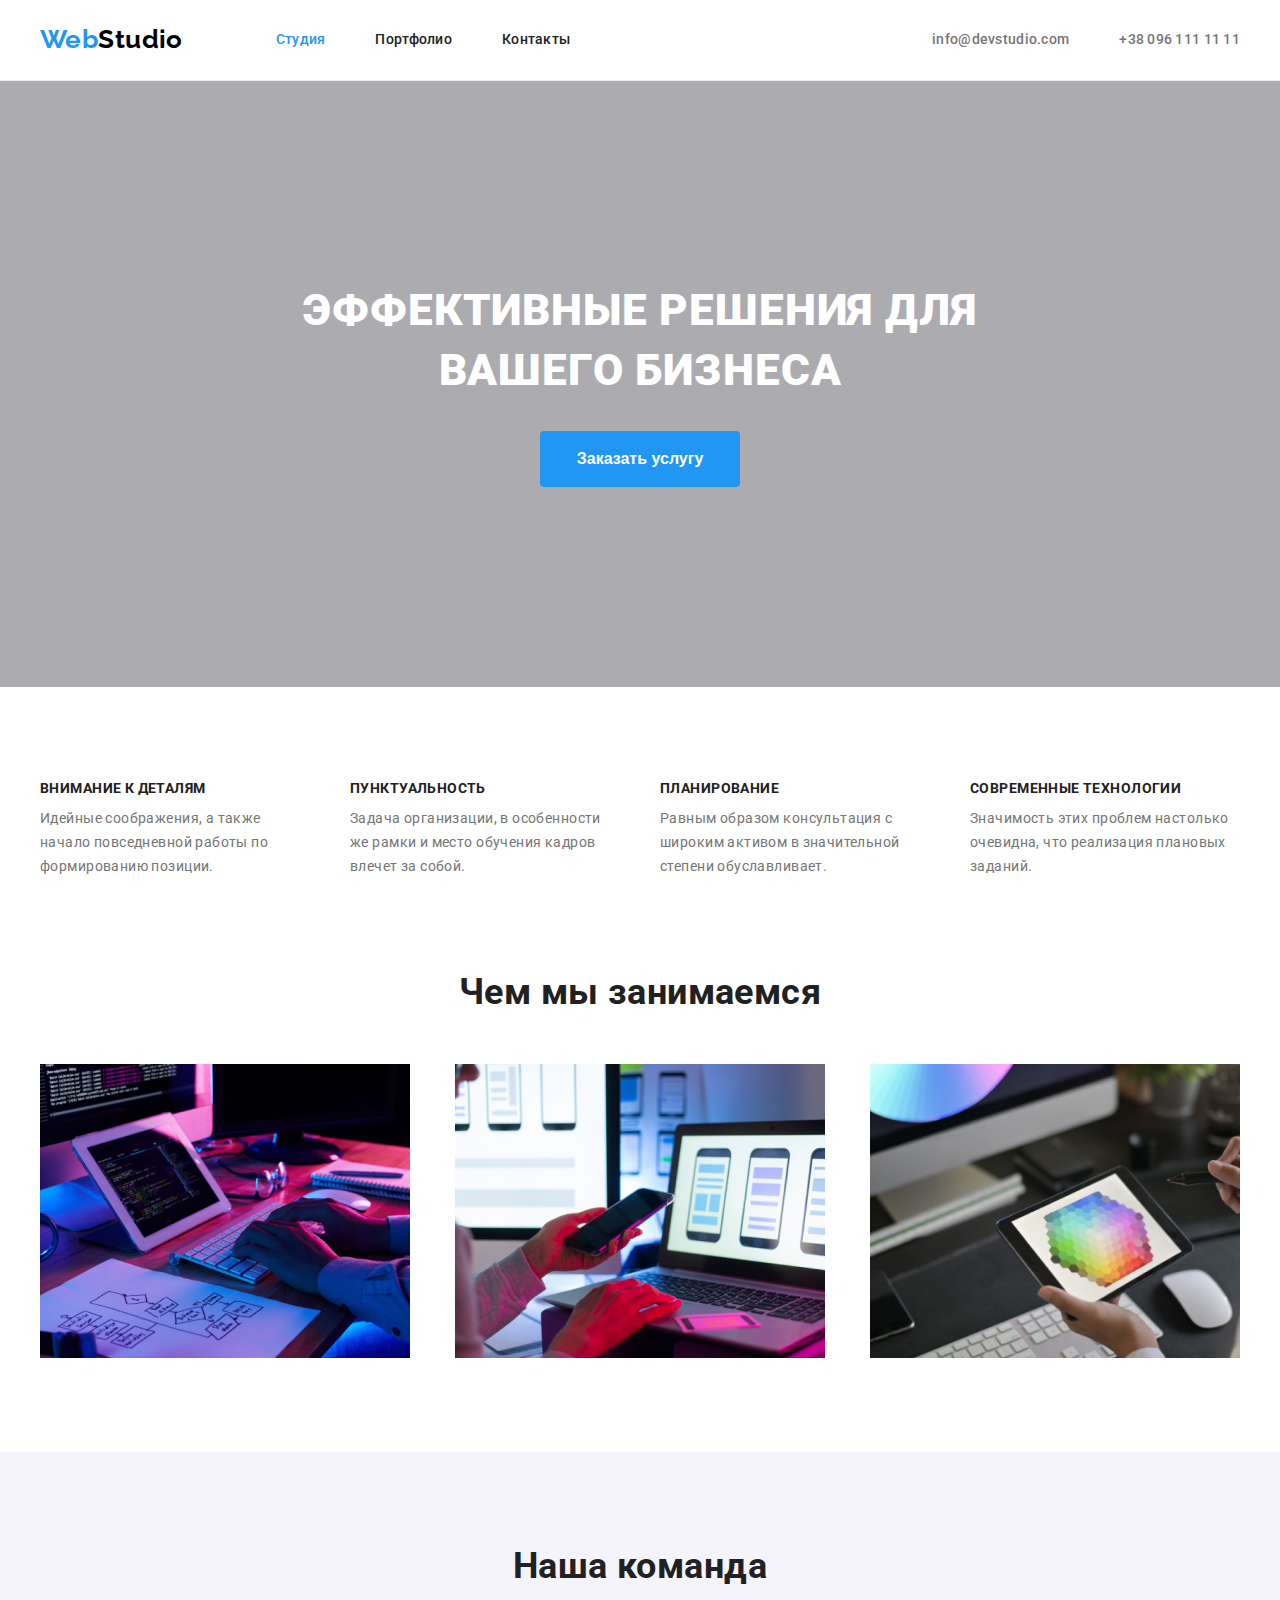
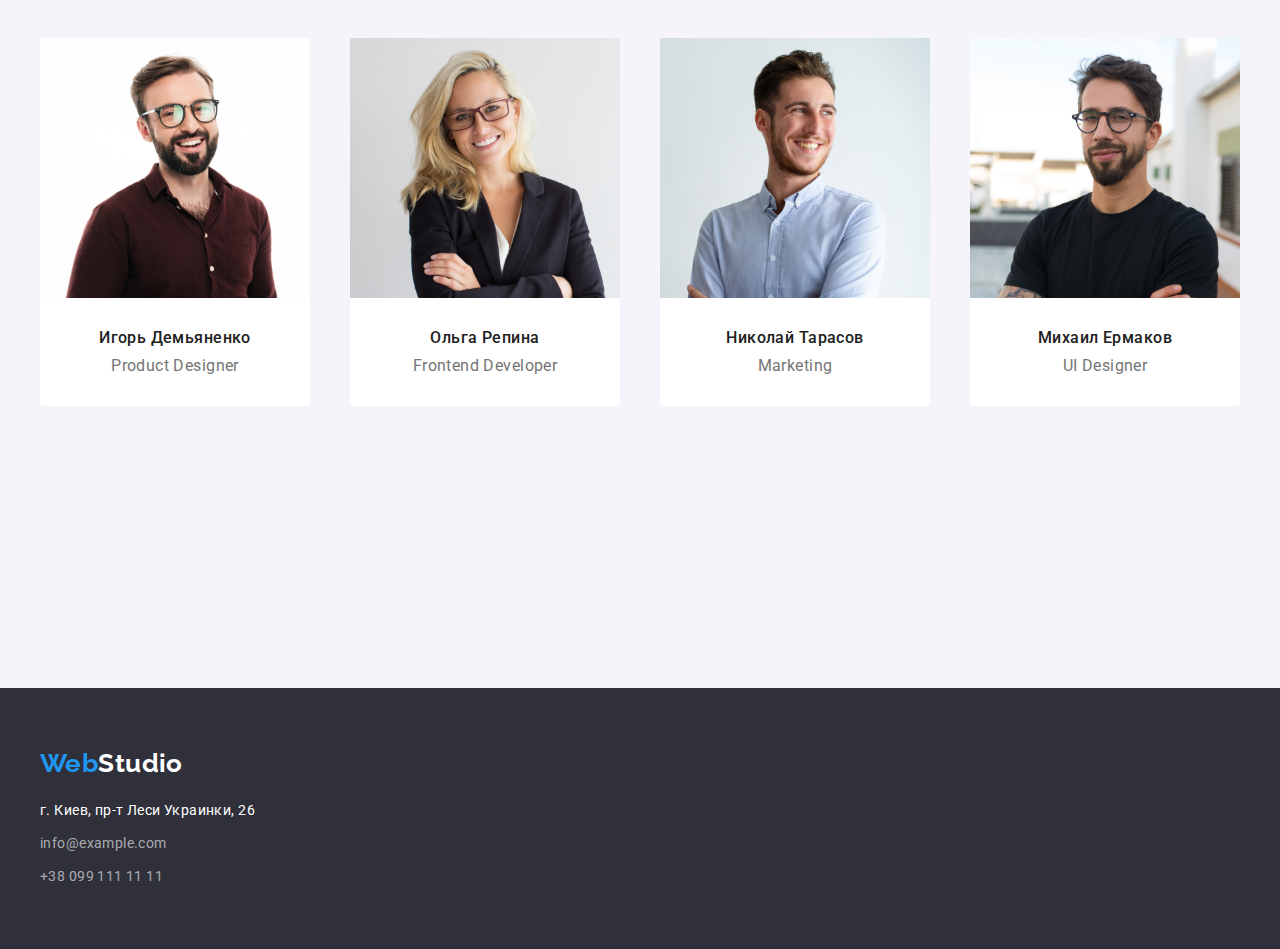
<file: index.html>
<!DOCTYPE html>
<html lang="ru">
  <head>
    <meta charset="UTF-8" />
    <meta http-equiv="X-UA-Compatible" content="IE=edge" />
    <meta name="viewport" content="width=device-width, initial-scale=1.0" />
    <title>Web Studio</title>
    <link rel="preconnect" href="https://fonts.googleapis.com" />
    <link rel="preconnect" href="https://fonts.gstatic.com" crossorigin />
    <link
      href="https://fonts.googleapis.com/css2?family=Raleway:wght@700&family=Roboto:wght@400;500;700;900&display=swap"
      rel="stylesheet"
    />
    <link rel="stylesheet" href="https://cdnjs.cloudflare.com/ajax/libs/modern-normalize/1.1.0/modern-normalize.min.css" 
    integrity="sha512-wpPYUAdjBVSE4KJnH1VR1HeZfpl1ub8YT/NKx4PuQ5NmX2tKuGu6U/JRp5y+Y8XG2tV+wKQpNHVUX03MfMFn9Q==" 
    crossorigin="anonymous" 
    referrerpolicy="no-referrer" 
    />
    <link rel="stylesheet" href="./css/style.css" />
  </head>
  
  <body class="main">
    <header class="header">
      <div class="container header-container">
        <nav class="header-nav">
          <a href="./index.html" class="logo" target="_self" title="Переход на заглавную страницу">
            <span class="accent">Web</span>Studio
          </a>
          <ul class="header-list">
            <li class="nav-item">
              <a
                href="./index.html"
                class="link nav current"
                target="_self"
                title="переход на заглавную страницу студии"
                >Студия</a
              >
            </li>
            <li class="nav-item">
              <a
                href="./portfolio.html"
                class="link nav"
                target="_self"
                title="переход на страницу портфолио"
                >Портфолио</a
              >
            </li>
            <li class="nav-item">
              <a
                href="./contacts.html"
                class="link nav"
                target="_self"
                title="переход на страницу контактов"
                >Контакты</a
              >
            </li>
          </ul>
        </nav>
        <ul class="header-auth">
          <li class="auth-item"><a href="mailto:info@devstudio.com" class="link auth">info@devstudio.com</a></li>
          <li class="auth-item"><a href="tel:+380961111111" class="link auth">+38 096 111 11 11</a></li>
        </ul>
      </div>
    </header>

    <main>
      <section class="hero">
        <div class="container hero-container">
          <!-- motto + order servise -->
          <h1 class="hero-title">Эффективные решения для вашего бизнеса</h1>
          <button type="button" class="hero-button">Заказать услугу</button>
        </div>
      </section>
      <!-- Our Advantages -->
      <section class="section-advantages section">
        <div class="container">
          <h2 class="visually-hiden">Наши преимущества</h2>
          <!--invisible title -->
          <ul class="advantages-list">
            <li class="advantages-item">
              <h3 class="advantages-title">Внимание к деталям</h3>
              <p class="advantages-text">
                Идейные соображения, а также начало повседневной работы по формированию позиции.
              </p>
            </li>
            <li class="advantages-item">
              <h3 class="advantages-title">Пунктуальность</h3>
              <p class="advantages-text">
                Задача организации, в особенности же рамки и место обучения кадров влечет за собой.
              </p>
            </li>
            <li class="advantages-item">
              <h3 class="advantages-title">Планирование</h3>
              <p class="advantages-text">
                Равным образом консультация с широким активом в значительной степени обуславливает.
              </p>
            </li>
            <li class="advantages-item">
              <h3 class="advantages-title">Современные технологии</h3>
              <p class="advantages-text">
                Значимость этих проблем настолько очевидна, что реализация плановых заданий.
              </p>
            </li>
          </ul>
        </div>
      </section>
      <!-- what do we do -->
      <section class="section-work section">
        <div class="container work">
          <h2 class="work-title">Чем мы занимаемся</h2>
          <ul class="work-list">
            <li class="work-item">
              <img
                src="./images/img1.jpg"
                alt="Разработка алгоритма програмного обеспечения"
                width="370"
                height="294"
              />
            </li>
            <li class="work-item">
              <img
                src="./images/img2.jpg"
                alt="Разработка интерфейса дизайна мобильного приложения"
                width="370"
                height="294"
              />
            </li>
            <li class="work-item">
              <img src="./images/img3.jpg" alt="Подбор цветовой гаммы" width="370" height="294" />
            </li>
          </ul>
        </div>
      </section>
      <!-- Our team-->
      <section class="section-team section">
        <div class="container">
          <h2 class="team-title">Наша команда</h2>
          <ul class="team-list">
            <li class="team-item">
              <img
                class="team-img"
                src="./images/igor.jpg"
                alt="Игорь Демьяненко"
                width="270"
                height="260"
              />
              <div class="team-deskription">
              <h3 class="team-name">Игорь Демьяненко</h3>
              <p class="team-text">Product Designer</p>
              </div>
            </li>
            <li class="team-item">
              <img
                class="team-img"
                src="./images/olga.jpg"
                alt="Ольга Репина"
                width="270"
                height="260"
              />
              <div class="team-deskription">
              <h3 class="team-name">Ольга Репина</h3>
              <p class="team-text">Frontend Developer</p>
              </div>
            </li>
            <li class="team-item">
              <img
                class="team-img"
                src="./images/nikolay.jpg"
                alt="Николай Тарасов"
                width="270"
                height="260"
              />
              <div class="team-deskription">
              <h3 class="team-name">Николай Тарасов</h3>
              <p class="team-text">Marketing</p>
              </div>
            </li>
            <li class="team-item">
              <img
                class="team-img"
                src="./images/michal.jpg"
                alt="Михаил Ермаков"
                width="270"
                height="260"
              />
              <div class="team-deskription">
              <h3 class="team-name">Михаил Ермаков</h3>
              <p class="team-text">UI Designer</p>
              </div>
            </li>
          </ul>
        </div>
      </section>
    </main>

    <footer>
      <div class="container">
        <a
          href="./index.html"
          class="logo logo-footer"
          target="_self"
          title="Переход на заглавную страницу"
        >
          <span class="accent">Web</span>Studio
        </a>
        <address>
          <ul class="footer-list">
              <li>
                <a
                href="https://goo.gl/maps/RdCzEvvyoKSF4xjN6"
                class="link-gmaps"
                target="_blank"
                rel="noopener noreferrer nofollow"
                title="Ссылка на геолокацию"
              >
                г. Киев, пр-т Леси Украинки, 26</a
              >
            </li>
            <li><a href="mailto:info@example.com" class="link-address">info@example.com</a></li>
            <li><a href="tel:+380991111111" class="link-address last">+38 099 111 11 11</a></li>
          <ul>
        </address>
      </div>
    </footer>
  </body>
</html>
</file>
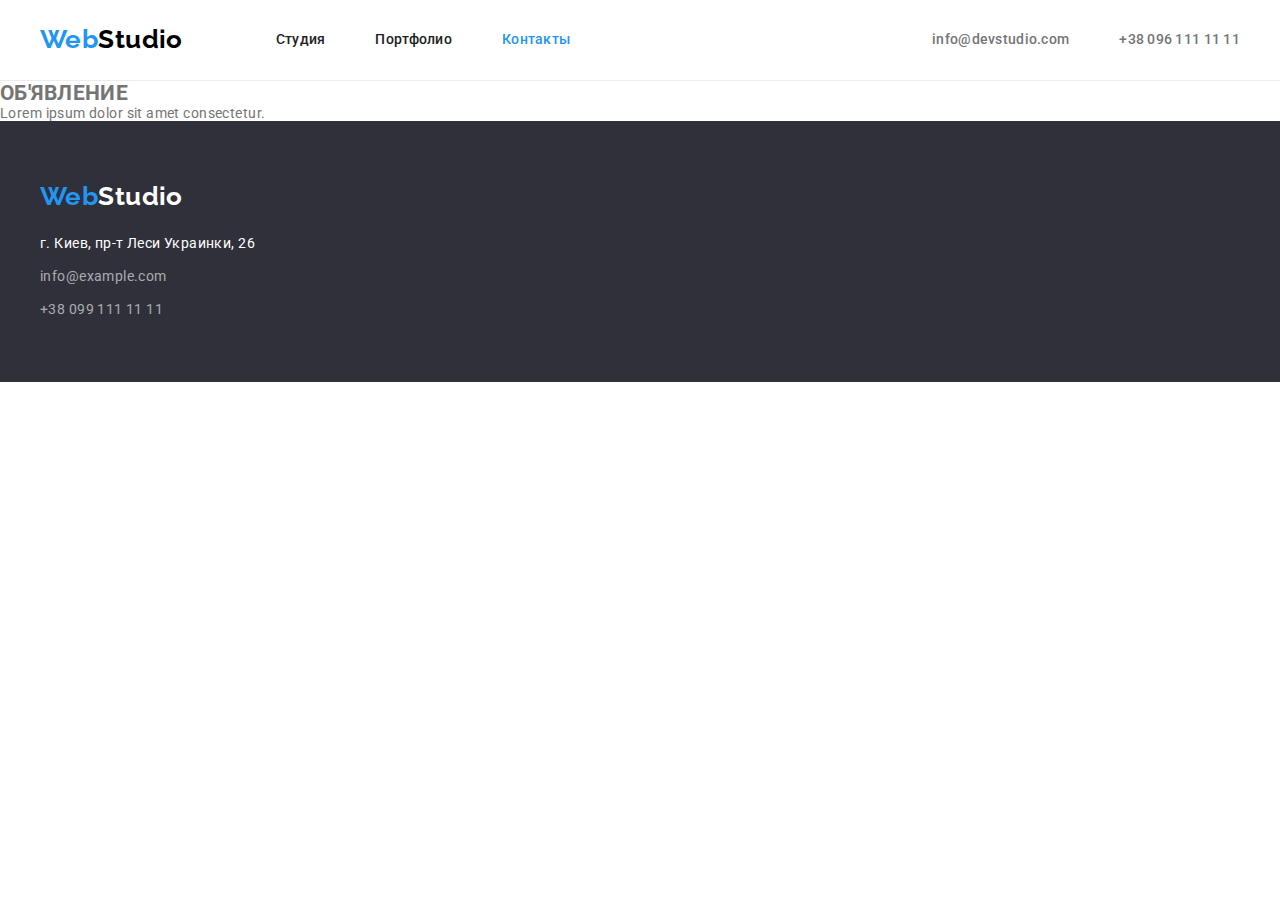
<file: contacts.html>
<!DOCTYPE html>
<html lang="ru">
  <head>
    <meta charset="UTF-8" />
    <meta http-equiv="X-UA-Compatible" content="IE=edge" />
    <meta name="viewport" content="width=device-width, initial-scale=1.0" />
    <title>Web Studio</title>
    <link rel="preconnect" href="https://fonts.googleapis.com" />
    <link rel="preconnect" href="https://fonts.gstatic.com" crossorigin />
    <link
      href="https://fonts.googleapis.com/css2?family=Raleway:wght@700&family=Roboto:wght@400;500;700;900&display=swap"
      rel="stylesheet"
    />
    <link rel="stylesheet" href="https://cdnjs.cloudflare.com/ajax/libs/modern-normalize/1.1.0/modern-normalize.min.css" 
    integrity="sha512-wpPYUAdjBVSE4KJnH1VR1HeZfpl1ub8YT/NKx4PuQ5NmX2tKuGu6U/JRp5y+Y8XG2tV+wKQpNHVUX03MfMFn9Q==" 
    crossorigin="anonymous" 
    referrerpolicy="no-referrer" 
    />
    <link rel="stylesheet" href="./css/style.css" />
  </head>
  
  <body class="main">
    <header class="header">
      <div class="container header-container">
        <nav class="header-nav">
          <a href="./index.html" class="logo" target="_self" title="Переход на заглавную страницу">
            <span class="accent">Web</span>Studio
          </a>
          <ul class="header-list">
            <li class="nav-item">
              <a
                href="./index.html"
                class="link nav"
                target="_self"
                title="переход на заглавную страницу студии"
                >Студия</a
              >
            </li>
            <li class="nav-item">
              <a
                href="./portfolio.html"
                class="link nav"
                target="_self"
                title="переход на страницу портфолио"
                >Портфолио</a
              >
            </li>
            <li class="nav-item">
              <a
                href="./contacts.html"
                class="link nav current"
                target="_self"
                title="переход на страницу контактов"
                >Контакты</a
              >
            </li>
          </ul>
        </nav>
        <ul class="header-auth">
          <li class="auth-item">
            <a href="mailto:info@devstudio.com" class="link auth">info@devstudio.com</a>
          </li>
          <li class="auth-item">
            <a href="tel:+380961111111" class="link auth">+38 096 111 11 11</a>
          </li>
        </ul>
      </div>
    </header>

    <main>
      <h2 class="section-title">ОБ'ЯВЛЕНИЕ</h2>
      <p class="text">Lorem ipsum dolor sit amet consectetur.</p>
    </main>

    <footer>
      <div class="container">
        <a
          href="./index.html"
          class="logo logo-footer"
          target="_self"
          title="Переход на заглавную страницу"
        >
          <span class="accent">Web</span>Studio
        </a>
        <address>
          <ul class="footer-list">
              <li>
                <a
                href="https://goo.gl/maps/RdCzEvvyoKSF4xjN6"
                class="link-gmaps"
                target="_blank"
                rel="noopener noreferrer nofollow"
                title="Ссылка на геолокацию"
              >
                г. Киев, пр-т Леси Украинки, 26</a
              >
            </li>
            <li><a href="mailto:info@example.com" class="link-address">info@example.com</a></li>
            <li><a href="tel:+380991111111" class="link-address last">+38 099 111 11 11</a></li>
          <ul>
        </address>
      </div>
    </footer>
  </body>
</html>
</file>
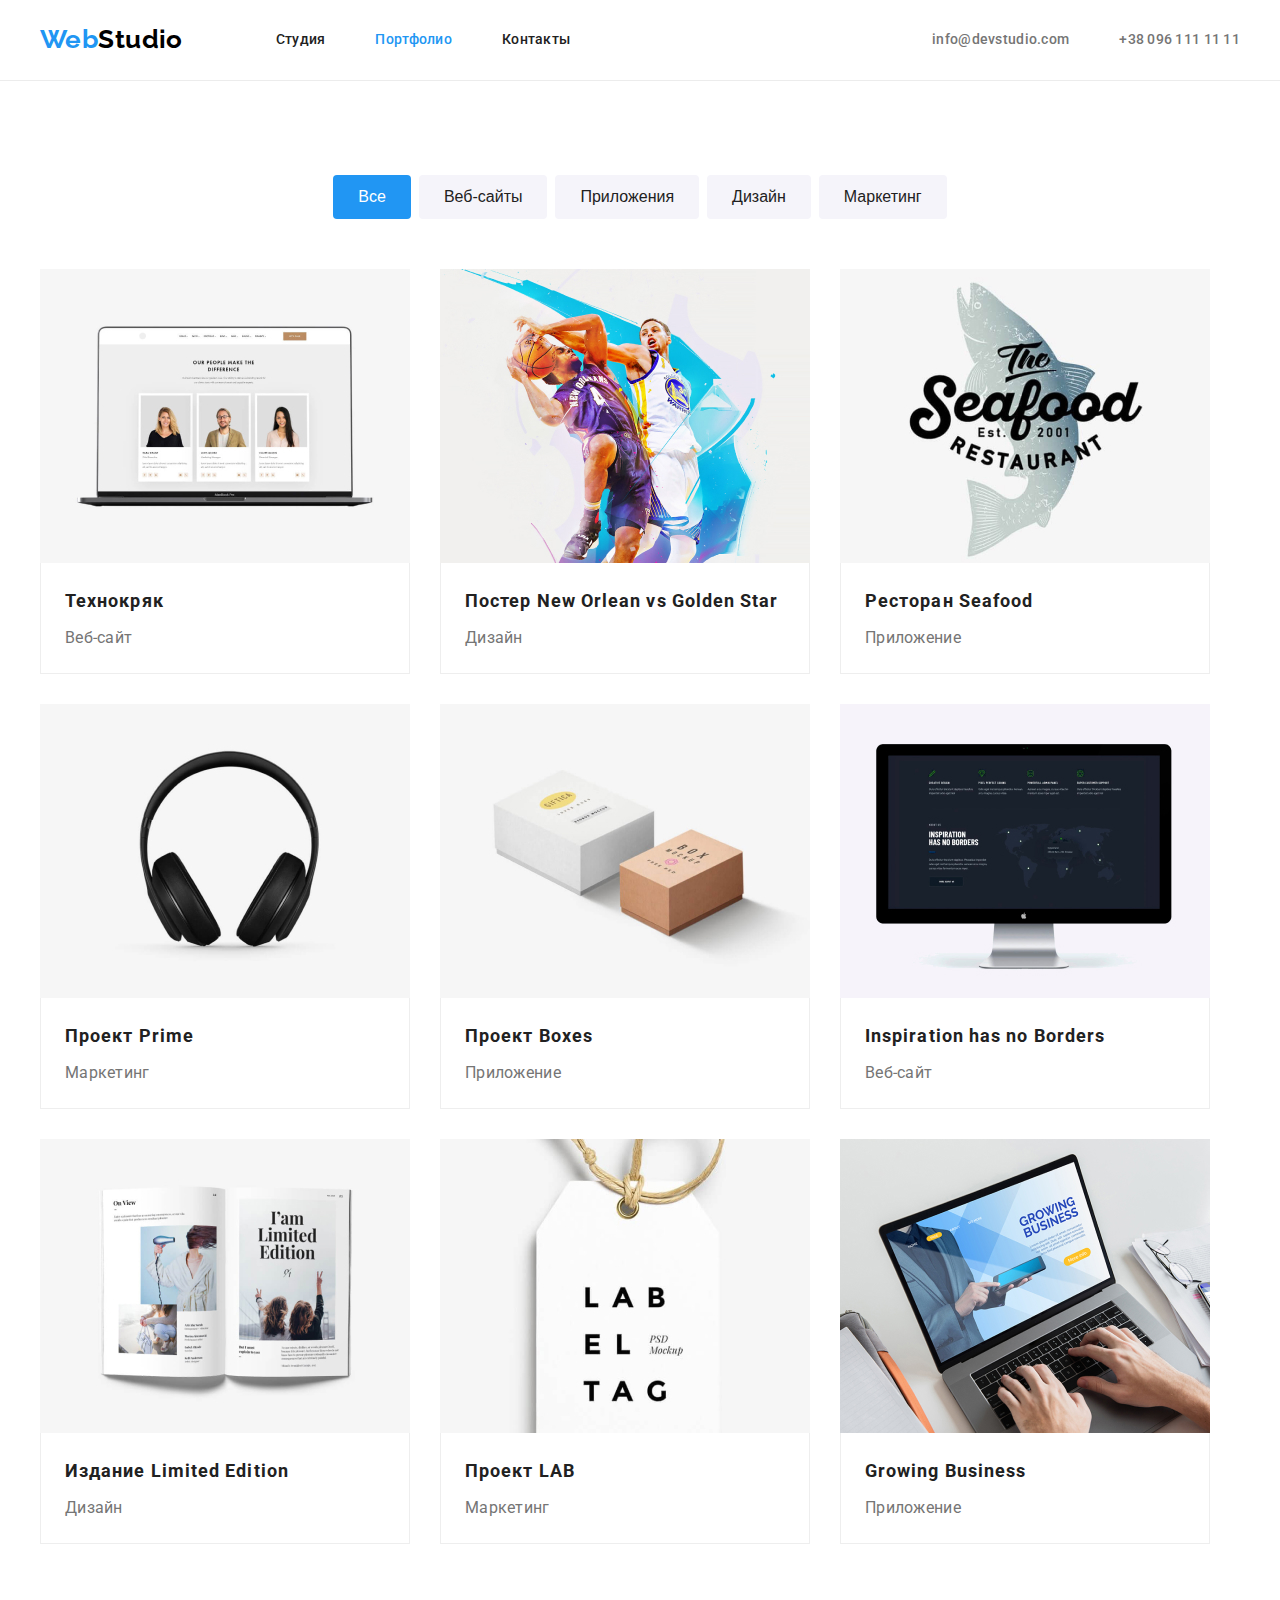
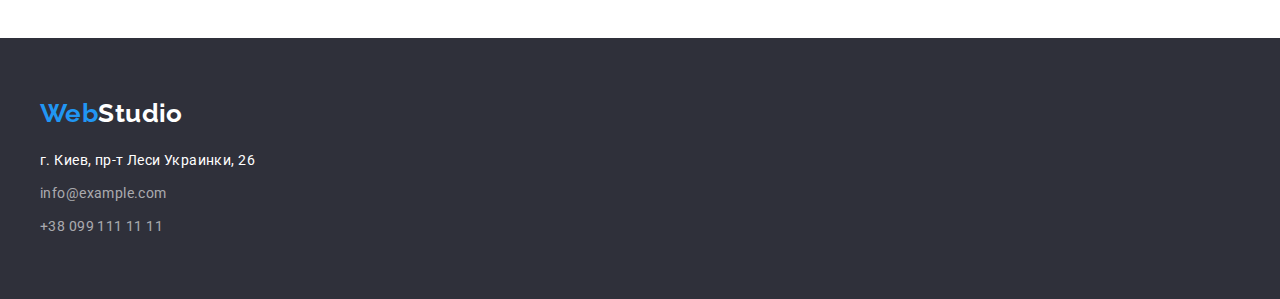
<file: portfolio.html>
<!DOCTYPE html>
<html lang="ru">
  <head>
    <meta charset="UTF-8" />
    <meta http-equiv="X-UA-Compatible" content="IE=edge" />
    <meta name="viewport" content="width=device-width, initial-scale=1.0" />
    <title>Web Studio</title>
    <link rel="preconnect" href="https://fonts.googleapis.com" />
    <link rel="preconnect" href="https://fonts.gstatic.com" crossorigin />
    <link
      href="https://fonts.googleapis.com/css2?family=Raleway:wght@700&family=Roboto:wght@400;500;700;900&display=swap"
      rel="stylesheet"
    />
    <link rel="stylesheet" href="https://cdnjs.cloudflare.com/ajax/libs/modern-normalize/1.1.0/modern-normalize.min.css" 
    integrity="sha512-wpPYUAdjBVSE4KJnH1VR1HeZfpl1ub8YT/NKx4PuQ5NmX2tKuGu6U/JRp5y+Y8XG2tV+wKQpNHVUX03MfMFn9Q==" 
    crossorigin="anonymous" 
    referrerpolicy="no-referrer" 
    />
    <link rel="stylesheet" href="./css/style.css" />
  </head>
  
  <body class="main">
    <header class="header">
      <div class="container header-container">
        <nav class="header-nav">
          <a href="./index.html" class="logo" target="_self" title="Переход на заглавную страницу">
            <span class="accent">Web</span>Studio
          </a>
          <ul class="header-list">
            <li class="nav-item">
              <a
                href="./index.html"
                class="link nav"
                target="_self"
                title="переход на заглавную страницу студии"
                >Студия</a
              >
            </li>
            <li class="nav-item">
              <a
                href="./portfolio.html"
                class="link nav current"
                target="_self"
                title="переход на страницу портфолио"
                >Портфолио</a
              >
            </li>
            <li class="nav-item">
              <a
                href="./contacts.html"
                class="link nav"
                target="_self"
                title="переход на страницу контактов"
                >Контакты</a
              >
            </li>
          </ul>
        </nav>
        <ul class="header-auth">
          <li class="auth-item">
            <a href="mailto:info@devstudio.com" class="link auth">info@devstudio.com</a>
          </li>
          <li class="auth-item">
            <a href="tel:+380961111111" class="link auth">+38 096 111 11 11</a>
          </li>
        </ul>
      </div>
    </header>

    <main>
      <section class="section-examples section">
        <div class="container">
          <!--filter-list-->
          <h1 class="visually-hiden">портфолио</h1>
          <!--invisible title -->
          <ul class="examples-button-list">
            <li class="examples-button"><button type="button" class="button-secondary current">Все</button></li>
            <li class="examples-button"><button type="button" class="button-secondary">Веб-сайты</button></li>
            <li class="examples-button"><button type="button" class="button-secondary">Приложения</button></li>
            <li class="examples-button"><button type="button" class="button-secondary">Дизайн</button></li>
            <li class="examples-button"><button type="button" class="button-secondary">Маркетинг</button></li>
          </ul>
          <!--work examples-->
          <ul class="examples-list">
            <li class="examples-item">
              <a href="" class="link examples">
                <img
                  src="./images/portfolio/techcrc.jpg"
                  alt="ноутбук с изображением дизайна сайта"
                  class="examples-img"
                  width="370"
                  height="294"
                />
                <div class="examples-card-text">
                <h2 class="examples-title">Технокряк</h2>
                <p class="examples-text">Веб-сайт</p>              
              </div>
            </a>
            </li>
            <li class="examples-item">
              <a href="" class="link examples">
                <img
                  src="./images/portfolio/neworlean.jpg"
                  alt="два баскетболиста в борьбе за мяч"
                  class="examples-img"
                  width="370"
                  height="294"
                />
                <div class="examples-card-text">
                <h2 class="examples-title">Постер New Orlean vs Golden Star</h2>
                <p class="examples-text">Дизайн</p>
              </a>
              </div>
            </li>
            <li class="examples-item">
              <a href="" class="link examples">
                <img
                  src="./images/portfolio/seafood.jpg"
                  alt="Название ррыбного ресторана на фоне лосося"
                  class="examples-img"
                  width="370"
                  height="294"
                />
                <div class="examples-card-text">
                <h2 class="examples-title">Ресторан Seafood</h2>
                <p class="examples-text">Приложение</p>
              </a>
              </div>
            </li>
            <li class="examples-item">
              <a href="" class="link examples">
                <img
                  src="./images/portfolio/prime.jpg"
                  alt="черные наушники"
                  class="examples-img"
                  width="370"
                  height="294"
                />
                <div class="examples-card-text">
                <h2 class="examples-title">Проект Prime</h2>
                <p class="examples-text">Маркетинг</p>
              </a>
              </div>
            </li>
            <li class="examples-item">
              <a href="" class="link examples">
                <img
                  src="./images/portfolio/boxes.jpg"
                  alt="две коробоки"
                  class="examples-img"
                  width="370"
                  height="294"
                />
                <div class="examples-card-text">
                <h2 class="examples-title">Проект Boxes</h2>
                <p class="examples-text">Приложение</p>
              </a>
            </li>
            <li class="examples-item">
              <a href="" class="link examples">
                <img
                  src="./images/portfolio/borders.jpg"
                  alt="темный монитор с изображением дизайна сайта"
                  class="examples-img"
                  width="370"
                  height="294"
                />
                <div class="examples-card-text">
                <h2 class="examples-title">Inspiration has no Borders</h2>
                <p class="examples-text">Веб-сайт</p>
              </a>
              </div>
            </li>
            <li class="examples-item">
              <a href="" class="link examples">
                <img
                  src="./images/portfolio/limited.jpg"
                  alt="открытый журнал"
                  class="examples-img"
                  width="370"
                  height="294"
                />
                <div class="examples-card-text">
                <h2 class="examples-title">Издание Limited Edition</h2>
                <p class="examples-text">Дизайн</p>
              </a>
            </li>
            <li class="examples-item">
              <a href="" class="link examples">
                <img
                  src="./images/portfolio/lab.jpg"
                  alt="светлая бирка"
                  class="examples-img"
                  width="370"
                  height="294"
                />
                <div class="examples-card-text">
                <h2 class="examples-title">Проект LAB</h2>
                <p class="examples-text">Маркетинг</p>
              </a>
              </div>
            </li>
            <li class="examples-item">
              <a href="" class="link examples">
                <img
                  src="./images/portfolio/business.jpg"
                  alt="ноутбук с изображением дизайна приложения"
                  class="examples-img"
                  width="370"
                  height="294"
                />
                <div class="examples-card-text">
                <h2 class="examples-title">Growing Business</h2>
                <p class="examples-text">Приложение</p>
              </a>
              </div>
            </li>
          </ul>
        </div>
      </section>
    </main>

    <footer>
      <div class="container">
        <a
          href="./index.html"
          class="logo logo-footer"
          target="_self"
          title="Переход на заглавную страницу"
        >
          <span class="accent">Web</span>Studio
        </a>
        <address>
          <ul class="footer-list">
              <li>
                <a
                href="https://goo.gl/maps/RdCzEvvyoKSF4xjN6"
                class="link-gmaps"
                target="_blank"
                rel="noopener noreferrer nofollow"
                title="Ссылка на геолокацию"
              >
                г. Киев, пр-т Леси Украинки, 26</a
              >
            </li>
            <li><a href="mailto:info@example.com" class="link-address">info@example.com</a></li>
            <li><a href="tel:+380991111111" class="link-address last">+38 099 111 11 11</a></li>
          <ul>
        </address>
      </div>
    </footer>
  </body>
</html>
</file>
<file: css/style.css>
:root {
  /*  правила кольорів */
  --primary-text-color: #757575;
  --title-text-collor: #212121;
  --accent-color: #2196f3;
  --accent-wht-collor: #ffffff;
  --accent-blck-color: #000000;
  --accent-footer-color: rgba(255, 255, 255, 0.6);
  --background-color: #f5f4fa;
  --background-accent-color: #2f303a;
  --background-hero-color: rgba(47, 48, 58, 0.4);
}

.main {
  /*  загальні налаштування */
  background-color: var(--accent-wht-collor);
  color: var(--primary-text-color);

  font-family: roboto, sans-serif;
  font-size: 14px;
  letter-spacing: 0.03em;

  margin: 0;
}

ul {
  list-style: none;
  padding: 0;
  margin: 0;
}
h1,
h2,
h3 {
  margin: 0;
}
p {
  margin: 0;
}
img {
  display: block;
}
button {
  cursor: pointer;
}
a {
  display: inline-block;
}

.container {
  margin: 0 auto;
  width: 1200px;
  padding: 0 15px;
}

.header {
  border-bottom: 1px solid #ececec;
}
/* налаштування логотипу */
.logo {
  display: block;
  padding: 24px 0;
  margin-right: 93px;

  color: var(--accent-blck-color);
  text-decoration: none;

  font-family: Raleway, sans-serif;
  font-weight: 700;
  font-size: 26px;
  line-height: 1.19;
}
.accent {
  color: var(--accent-color);
}

.header-container,
.header-nav,
.header-list {
  display: flex;
}

.header-auth {
  display: flex;
  margin-left: auto;
}
.nav-item:not(:last-child),
.auth-item:not(:last-child) {
  margin-right: 50px;
}

.link {
  display: block;
  padding: 32px 0;

  text-decoration: none;

  font-weight: 500;
  line-height: 1.14;
  letter-spacing: 0.02em;
}
.nav {
  color: var(--title-text-collor);
}
.auth {
  color: var(--primary-text-color);
}
.link:hover,
.link:focus {
  color: var(--accent-color);
}
.link.current {
  color: var(--accent-color);
}
/* налаштування блоку герой */
.hero {
  background-color: var(--background-hero-color);

  align-items: center;
  text-align: center;
  letter-spacing: 0.06em;

  padding: 0;
  margin: 0;
}
.hero-container {
  padding-top: 200px;
  padding-bottom: 200px;
}
.hero-title {
  color: var(--accent-wht-collor);

  font-weight: 900;
  font-size: 44px;
  line-height: 1.36;
  text-transform: uppercase;

  padding: 0;
  width: 696px;
  margin-top: 0;
  margin-bottom: 30px;
  margin-left: auto;
  margin-right: auto;
}
.hero-button {
  color: var(--accent-wht-collor);
  background-color: var(--accent-color);

  font-weight: 700;
  font-size: 16px;
  line-height: 1.88;

  padding: 10px 32px;
  border-radius: 4px;
  min-width: 200px;
  min-height: 50px;
  border: solid transparent;
}
.hero-button:hover,
.hero-button:focus {
  color: var(--accent-color);
  background-color: var(--accent-wht-collor);
}

.section {
  padding-top: 94px;
  padding-bottom: 94px;
}
/* налаштування переваг */
.section-advantages.section {
  padding-bottom: 0px;
}
.advantages-list {
  display: flex;
  justify-content: space-between;
}
.advantages-item {
  width: 270px;
}
.advantages-title {
  color: var(--title-text-collor);
  font-size: 14px;
  line-height: 1.14;
  text-transform: uppercase;

  margin-bottom: 10px;
}
.advantages-text {
  font-weight: 400;
  line-height: 1.71;
}
/* налаштування прикладів робіт */
.section-work {
  padding-top: 94px;
}
.work-list {
  display: flex;
  justify-content: space-between;
}
.work-title,
.team-title {
  color: var(--title-text-collor);
  font-size: 36px;
  line-height: 1.16;
  text-align: center;
  margin-bottom: 50px;
}
.team-list {
  display: flex;
  justify-content: space-between;
}

.section-team {
  background-color: var(--background-color);
  min-height: 648px;
}

/* налаштування команди */
.team-deskription {
  padding-bottom: 30px;
}
.team-item {
  min-height: 368px;
  width: 270px;
  background-color: var(--accent-wht-collor);
  border-bottom-left-radius: 4px;
  border-bottom-right-radius: 4px;
  box-shadow: #000000 3px;
}
.team-name {
  text-align: center;
  color: var(--title-text-collor);
  font-weight: 500;
  font-size: 16px;
  line-height: 1.19;
  margin-bottom: 10px;
}
.team-img {
  margin-bottom: 30px;
}
.team-text {
  text-align: center;
  font-weight: 400;
  font-size: 16px;
  line-height: 1.18;
}
/* налаштування сторінки портфоліо */
.examples-button-list {
  display: flex;
  justify-content: center;
  margin-bottom: 50px;
}
.examples-title {
  color: var(--title-text-collor);

  font-size: 18px;
  line-height: 2;
  letter-spacing: 0.06em;

  margin-bottom: 4px;
}
.examples-text {
  color: var(--primary-text-color);

  font-weight: 400;
  font-size: 16px;
  line-height: 1.88;
}
/* налаштування кнопок портфоліо */
.button-secondary {
  color: var(--title-text-collor);
  background-color: var(--background-color);

  font-weight: 500;
  font-size: 16px;
  line-height: 1.62;

  padding: 6px 22px;
  border-radius: 4px;
  min-height: 38px;
  border: solid transparent;
}
.examples-button-list .examples-button:not(:last-child) {
  margin-right: 8px;
}
.button-secondary:hover,
.button-secondary:focus {
  color: var(--accent-wht-collor);
  background-color: var(--accent-color);
}

.link.examples {
  padding: 0;
}
.examples-list {
  display: flex;
  flex-wrap: wrap;
  gap: 30px;
}

.examples-item {
  width: 370px;
}
.examples-card-text {
  border-left: 1px solid #eeeeee;
  border-bottom: 1px solid #eeeeee;
  border-right: 1px solid #eeeeee;
  padding: 20px 24px;
}

/* загальні налаштування футера */
footer {
  background-color: var(--background-accent-color);
}
.logo-footer {
  /* лого футера */
  color: var(--accent-wht-collor);
  padding-top: 60px;
  padding-bottom: 0;
  margin-bottom: 20px;
  margin-right: 0;
}
.link-gmaps {
  /* налаштування посилань футера */
  color: var(--accent-wht-collor);

  font-style: normal;
  text-decoration: none;
  font-weight: 400;
  line-height: 1.71;
  margin-bottom: 9px;
}
.link-address {
  color: var(--accent-footer-color);

  font-style: normal;
  text-decoration: none;
  font-weight: 400;
  line-height: 1.71;
  margin-bottom: 9px;
}
.link-address.last {
  margin-bottom: 0;
}
.link-address:hover,
.link-address:focus {
  color: var(--accent-color);
}
.footer-list {
  padding-bottom: 60px;
}
.visually-hiden {
  /* переховування заголовків */
  position: absolute;
  width: 1px;
  height: 1px;
  margin: -1px;
  border: 0;
  padding: 0;
  white-space: nowrap;
  clip-path: inset(100%);
  clip: rect(0 0 0 0);
  overflow: hidden;
}

.button-secondary.current {
  color: var(--accent-wht-collor);
  background-color: var(--accent-color);
}

/*
.main {
  outline: 2px solid orange;
}
.header {
  outline: 2px solid orange;
}
.header-nav {
  outline: 2px solid orange;
}
.logo {
  outline: 2px solid orange;
}
.accent {
  outline: 2px solid orange;
}
.container {
  outline: 2px solid orange;
}
.link {
  outline: 2px solid orange;
}
.nav {
  outline: 2px solid orange;
}
.current {
  outline: 2px solid orange;
}
.auth {
  outline: 2px solid orange;
}
.hero {
  outline: 2px solid orange;
}
.hero-title {
  outline: 2px solid orange;
}
.hero-button {
  outline: 2px solid orange;
}
.section-advantages {
  outline: 2px solid orange;
}
.visually-hiden {
  outline: 2px solid orange;
}
.advantages {
  outline: 2px solid orange;
}
.advantages-title {
  outline: 2px solid orange;
}
.advantages-text {
  outline: 2px solid orange;
}
.section-work {
  outline: 2px solid orange;
}
.work-title {
  outline: 2px solid orange;
}
.section-team {
  outline: 2px solid orange;
}
.team-title {
  outline: 2px solid orange;
}
.name-title {
  outline: 2px solid orange;
}
.team-text {
  outline: 2px solid orange;
}
.footer {
  outline: 2px solid orange;
}
.link-gmaps {
  outline: 2px solid orange;
}
.link-address {
  outline: 2px solid orange;
}
 */
</file>
